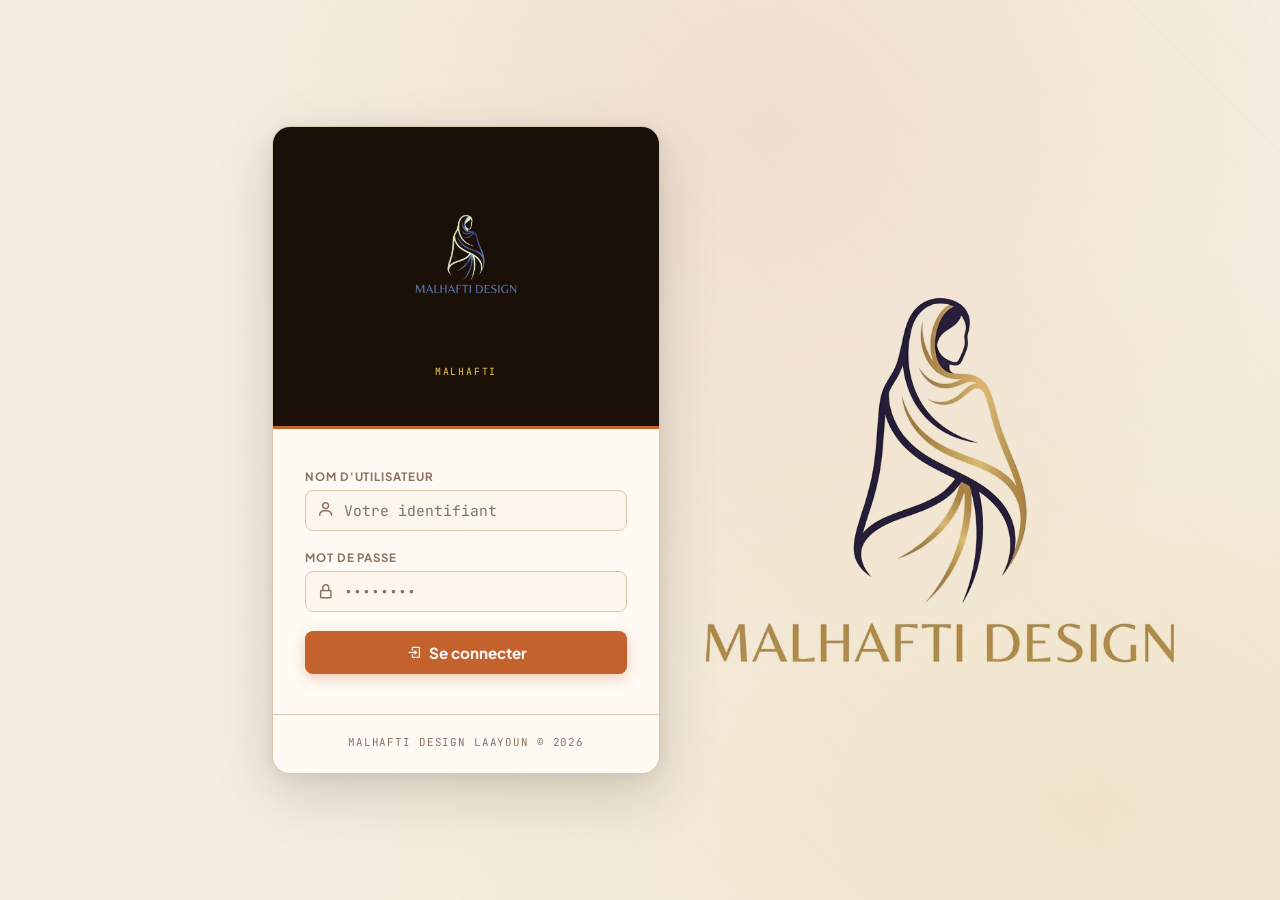
<file: templates/login.html>
<!DOCTYPE html>
<html lang="fr">

<head>
    <meta charset="UTF-8">
    <meta name="viewport" content="width=device-width, initial-scale=1.0">
    <title> MALHAFTI DESGIN</title>
    <link
        href="https://fonts.googleapis.com/css2?family=Cormorant+Garamond:ital,wght@0,300;0,400;0,500;0,600;0,700;1,400&family=Plus+Jakarta+Sans:wght@300;400;500;600;700&family=JetBrains+Mono:wght@400;500&display=swap"
        rel="stylesheet">
    <link href="https://unpkg.com/boxicons@2.1.4/css/boxicons.min.css" rel="stylesheet">
    <style>
        :root {
            --ink: #1a1008;
            --sand: #f5ede0;
            --parchment: #fdf6ec;
            --terracotta: #c4622d;
            --terracotta-dark: #9e4a1f;
            --gold: #c9930e;
            --gold-light: #f0c84a;
            --muted: #8a7060;
            --border: #d8c8b0;
            --card: #fffaf4;
            --danger: #b83232;
        }

        *,
        *::before,
        *::after {
            box-sizing: border-box;
            margin: 0;
            padding: 0;
        }

        body {
            font-family: 'Plus Jakarta Sans', sans-serif;
            background: var(--sand);
            color: var(--ink);
            min-height: 100vh;
            display: flex;
            align-items: center;
            justify-content: flex-start;
            padding-left: 20%;
            background-image:
                radial-gradient(ellipse at 60% 15%, rgba(196, 98, 45, 0.10) 0%, transparent 50%),
                radial-gradient(ellipse at 85% 90%, rgba(201, 147, 14, 0.10) 0%, transparent 50%);
            position: relative;
            overflow: hidden;
        }

        /* Filigrane Logo en arrière-plan */
        body::after {
            content: '';
            position: fixed;
            bottom: 70px;
            right: -10px;
            width: 700px;
            height: 700px;
            background-image: url('/static/logo.png');
            background-size: contain;
            background-repeat: no-repeat;
            background-position: center;
            opacity: 1;
            pointer-events: none;
            z-index: 0;
            mix-blend-mode: multiply;
        }

        /* Motif géométrique subtil en fond */
        body::before {
            content: '';
            position: fixed;
            inset: 0;
            background-image: repeating-linear-gradient(45deg,
                    transparent,
                    transparent 40px,
                    rgba(196, 98, 45, 0.025) 40px,
                    rgba(196, 98, 45, 0.025) 41px);
            pointer-events: none;
        }

        .login-wrapper {
            width: 100%;
            max-width: 420px;
            padding: 1rem;
            position: relative;
            z-index: 1;
        }

        /* Carte principale */
        .login-card {
            background: var(--card);
            border: 1px solid var(--border);
            border-radius: 18px;
            overflow: hidden;
            box-shadow: 0 20px 60px rgba(26, 16, 8, 0.15), 0 4px 20px rgba(26, 16, 8, 0.08);
        }

        /* En-tête de la carte */
        .login-header {
            background: var(--ink);
            padding: 2.5rem 2rem 2rem;
            text-align: center;
            position: relative;
            border-bottom: 3px solid var(--terracotta);
        }

        .login-logo-icon {
            width: 54px;
            height: 54px;
            background: linear-gradient(135deg, var(--terracotta), var(--gold));
            border-radius: 12px;
            display: flex;
            align-items: center;
            justify-content: center;
            font-size: 1.8rem;
            color: white;
            margin: 0 auto 1rem;
            box-shadow: 0 8px 20px rgba(196, 98, 45, 0.4);
        }

        .login-brand {
            font-family: 'Sora', sans-serif;
            font-size: 1.45rem;
            font-weight: 800;
            color: var(--sand);
            letter-spacing: -0.02em;
        }

        .login-brand-sub {
            font-family: 'JetBrains Mono', monospace;
            font-size: 0.62rem;
            color: var(--gold-light);
            letter-spacing: 0.18em;
            text-transform: uppercase;
            margin-top: 4px;
        }

        /* Corps du formulaire */
        .login-body {
            padding: 2.5rem 2rem;
        }

        .login-title {
            font-family: 'Sora', sans-serif;
            font-size: 1rem;
            font-weight: 700;
            color: var(--ink);
            margin-bottom: 1.8rem;
            text-align: center;
        }

        .form-group {
            margin-bottom: 1.2rem;
        }

        label {
            display: block;
            font-size: 0.72rem;
            color: var(--muted);
            font-weight: 700;
            letter-spacing: 0.08em;
            text-transform: uppercase;
            margin-bottom: 6px;
        }

        .input-wrap {
            position: relative;
        }

        .input-wrap i {
            position: absolute;
            left: 12px;
            top: 50%;
            transform: translateY(-50%);
            color: var(--muted);
            font-size: 1.1rem;
        }

        input {
            width: 100%;
            padding: 10px 12px 10px 38px;
            border: 1.5px solid var(--border);
            border-radius: 8px;
            font-size: 0.92rem;
            font-family: 'JetBrains Mono', monospace;
            background: var(--parchment);
            color: var(--ink);
            transition: border-color 0.2s, box-shadow 0.2s;
            outline: none;
        }

        input:focus {
            border-color: var(--terracotta);
            box-shadow: 0 0 0 3px rgba(196, 98, 45, 0.12);
        }

        #login-error {
            color: var(--danger);
            font-size: 0.82rem;
            font-family: 'IBM Plex Mono', monospace;
            background: rgba(184, 50, 50, 0.08);
            border: 1px solid rgba(184, 50, 50, 0.2);
            border-radius: 6px;
            padding: 8px 12px;
            margin-bottom: 1.2rem;
            display: none;
            text-align: center;
        }

        .btn-login {
            width: 100%;
            padding: 12px;
            background: var(--terracotta);
            color: white;
            border: none;
            border-radius: 8px;
            font-size: 0.95rem;
            font-family: 'Plus Jakarta Sans', sans-serif;
            font-weight: 700;
            cursor: pointer;
            transition: all 0.2s;
            display: flex;
            align-items: center;
            justify-content: center;
            gap: 8px;
            margin-top: 0.5rem;
            box-shadow: 0 4px 14px rgba(196, 98, 45, 0.3);
        }

        .btn-login:hover {
            background: var(--terracotta-dark);
            transform: translateY(-1px);
            box-shadow: 0 6px 20px rgba(196, 98, 45, 0.4);
        }

        .btn-login:active {
            transform: translateY(0);
        }

        /* Ornement bas */
        .login-footer {
            text-align: center;
            padding: 1rem 2rem 1.5rem;
            border-top: 1px solid var(--border);
            color: var(--muted);
            font-family: 'JetBrains Mono', monospace;
            font-size: 0.68rem;
            letter-spacing: 0.08em;
        }

        .ornament {
            color: var(--terracotta);
            opacity: 0.5;
            letter-spacing: 0.3em;
            font-size: 0.9rem;
            margin-bottom: 4px;
        }
    </style>
</head>

<body>

    <div class="login-wrapper">
        <div class="login-card">

            <!-- En-tête -->
            <div class="login-header">
                <div style="display: inline-block; padding: 12px; border-radius: 12px; margin-bottom: 1rem;">
                    <img src="/static/logo.png" alt="MALHAFTI DESIGN"
                        style="max-height: 150px; width: auto; display: block; filter: invert(1); mix-blend-mode: screen; background: transparent;">
                </div>
                <div class="login-brand-sub" style="margin-bottom: 1rem;"> MALHAFTI</div>
            </div>

            <!-- Formulaire -->
            <div class="login-body">


                <div id="login-error"><i class='bx bx-error-circle'></i> Login ou mot de passe incorrect.</div>

                <form id="login-form">
                    <div class="form-group">
                        <label>Nom d'utilisateur</label>
                        <div class="input-wrap">
                            <i class='bx bx-user'></i>
                            <input type="text" id="username" name="username" placeholder="Votre identifiant" required
                                autocomplete="username">
                        </div>
                    </div>
                    <div class="form-group">
                        <label>Mot de passe</label>
                        <div class="input-wrap">
                            <i class='bx bx-lock-alt'></i>
                            <input type="password" id="password" name="password" placeholder="••••••••" required
                                autocomplete="current-password">
                        </div>
                    </div>
                    <button type="submit" class="btn-login">
                        <i class='bx bx-log-in'></i> Se connecter
                    </button>
                </form>
            </div>

            <!-- Pied de carte -->
            <div class="login-footer">
                <div class="ornament"></div>
                MALHAFTI DESIGN LAAYOUN © 2026
            </div>
        </div>
    </div>

    <script>
        document.getElementById('login-form').onsubmit = async (e) => {
            e.preventDefault();
            const form = e.target;
            const data = new FormData(form);

            try {
                const response = await fetch('/login', {
                    method: 'POST',
                    body: data
                });

                if (response.ok) {
                    window.location.href = '/malhfa-manager';
                } else {
                    document.getElementById('login-error').style.display = 'block';
                }
            } catch (err) {
                console.error(err);
                document.getElementById('login-error').style.display = 'block';
            }
        };
    </script>
</body>

</html>
</file>
